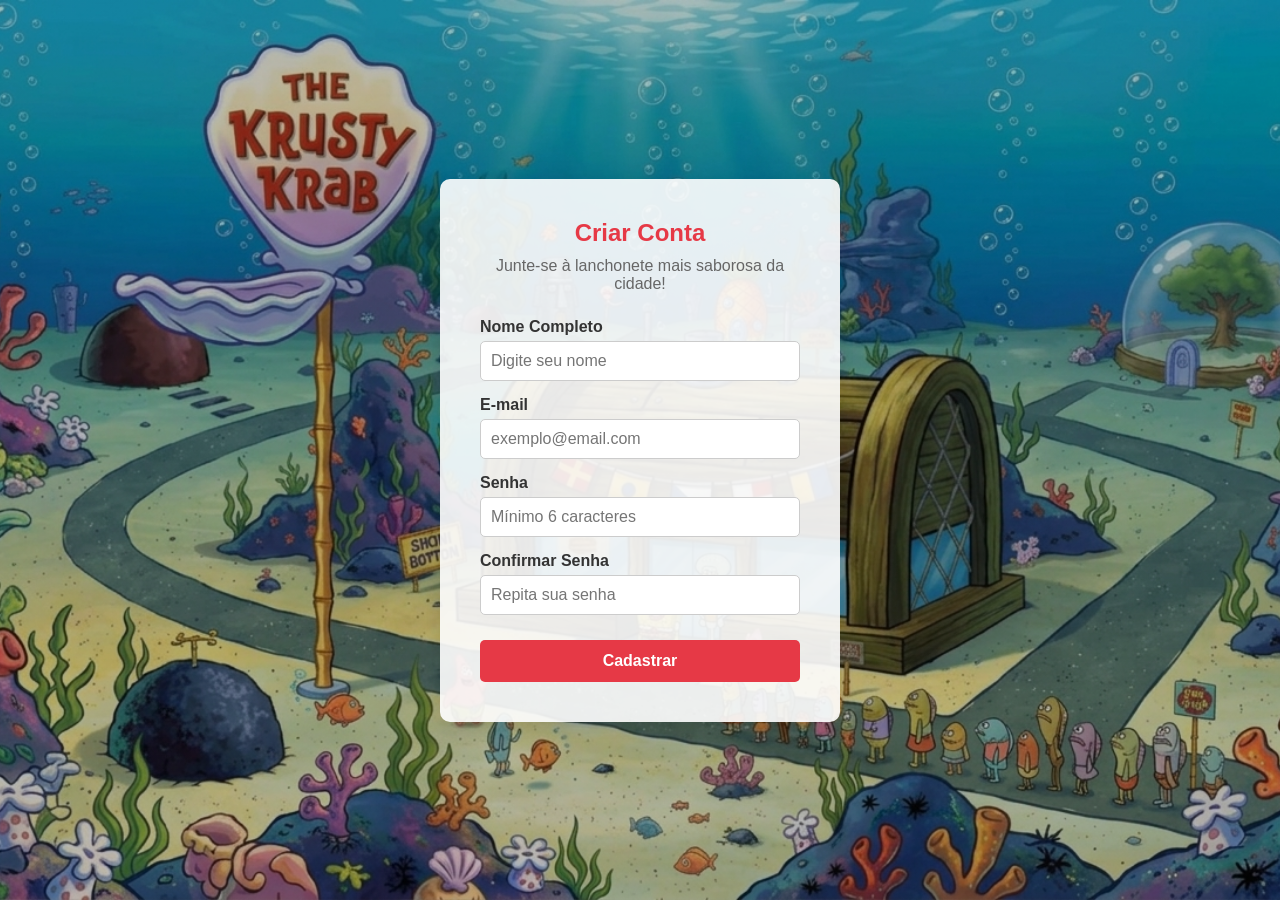
<file: index.html>
<!DOCTYPE html>
<html lang="pt-br">
<head>
    <meta charset="UTF-8">
    <meta name="viewport" content="width=device-width, initial-scale=1.0">
    <link rel="stylesheet" href="style.css">
    <script src="script.js" defer></script>
    <link rel="icon" href="img/siri-cascudo-logo.svg" type="image/svg+xml">

    <title>Siri Cascudo</title>
</head>
<body>

    <main class="container-login">
        <section class="card-login">
            <h1>Criar Conta</h1>
            <p>Junte-se à lanchonete mais saborosa da cidade!</p>
        
            <form id="form-cadastro">
                <div class="grupo-input">
                    <label for="nome">Nome Completo</label>
                    <input type="text" id="nome" required placeholder="Digite seu nome">
                </div>

                <div class="grupo-input">
                    <label for="email">E-mail</label>
                    <input type="email" id="email" required placeholder="exemplo@email.com">
                </div>

                <div class="grupo-input">
                    <label for="senha">Senha</label>
                    <input type="password" id="senha" required placeholder="Mínimo 6 caracteres">
                </div>

                <div class="grupo-input">
                    <label for="confirma-senha">Confirmar Senha</label>
                    <input type="password" id="confirma-senha" required placeholder="Repita sua senha">
                </div>

                <button type="submit">Cadastrar</button>
            </form>
        </section>
    </main>
    
</body>
</html>
</file>
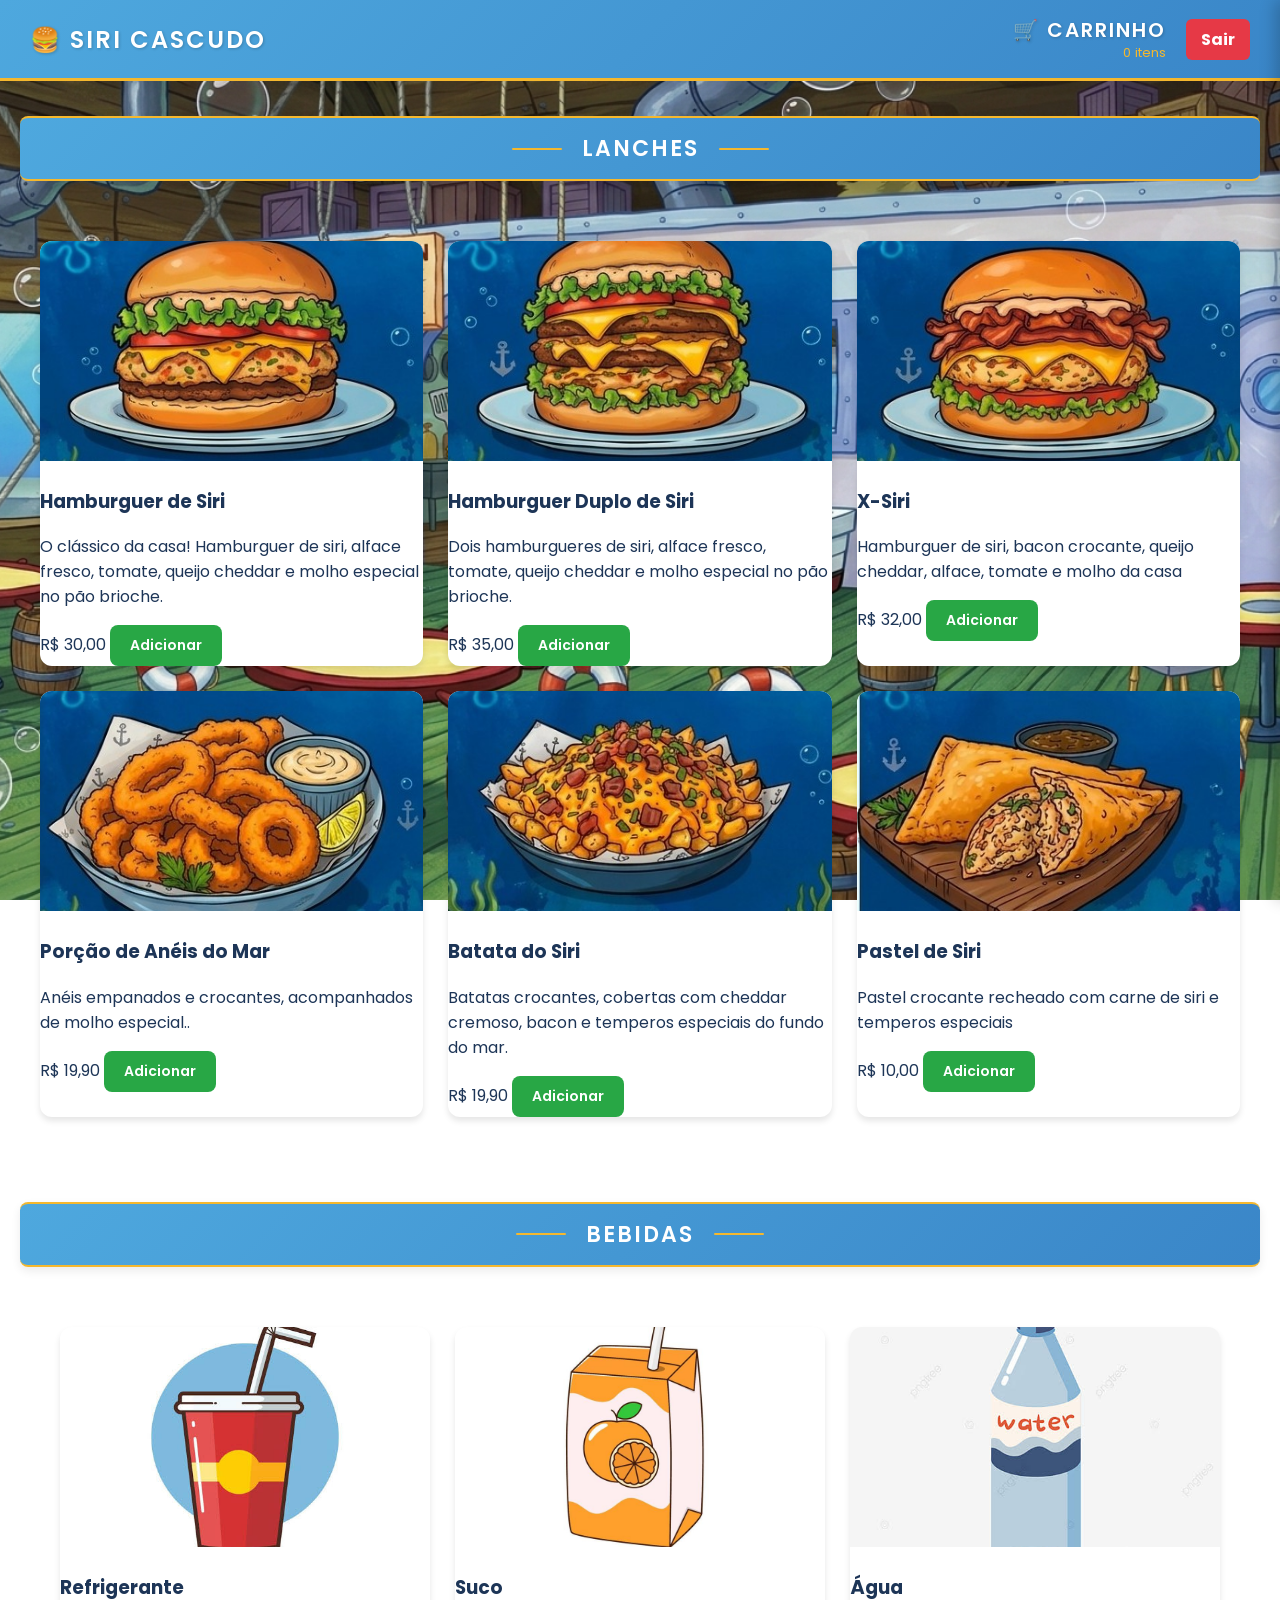
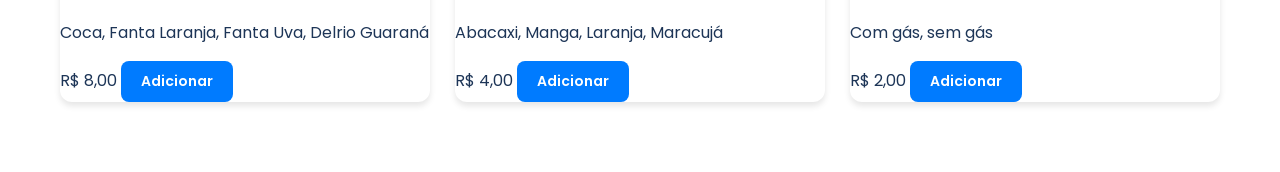
<file: cardapio.html>
<!DOCTYPE html>
<html lang="pt-br">
<head>
    <meta charset="UTF-8">
    <meta name="viewport" content="width=device-width, initial-scale=1.0">
    <link rel="stylesheet" href="estilos-cardapio.css">
    <title>Siri Cascudo</title>
</head>
<body>

<!-- Faixa Principal do Topo -->
<header class="cabecalho">
    <h1 class="cabecalho-titulo">🍔 Siri Cascudo</h1>

    <div class="cabecalho-acoes">
        <!-- Carrinho com as classes de apoio corretas -->
        <div class="info-carrinho" id="abrir-carrinho">
            <span class="texto-carrinho">🛒 Carrinho</span>
            <span class="contador-carrinho"><span id="contador-itens">0</span> itens</span>
        </div>

        <a href="index.html" class="btn-sair">Sair</a>
    </div>
</header>

<main>
    <!-- Faixa de Destaque: Lanches -->
    <div class="titulo-secao">
        <span></span>
        <h2>Lanches</h2>
        <span></span>
    </div>

    <section class="vitrine-grid">
        <article class="card-produto">
            <img src="img/hamburguer-de-siri.jpg" alt="Hamburguer de Siri" class="imagem-produto">
            <div class="conteudo-card">
                <h3>Hamburguer de Siri</h3>
                <p>O clássico da casa! Hamburguer de siri, alface fresco, tomate, queijo cheddar e molho especial no pão brioche.</p>
                <span class="preco-destaque">R$ 30,00</span>
                <button class="btn-adicionar">Adicionar</button>
            </div>
        </article>
        <article class="card-produto">
            <img src="img/hamburguer-duplo-de-siri.jpg" alt="Hamburguer Duplo de Siri" class="imagem-produto">
            <div class="conteudo-card">
                <h3>Hamburguer Duplo de Siri</h3>
                <p>Dois hamburgueres de siri, alface fresco, tomate, queijo cheddar e molho especial no pão brioche.</p>
                <span class="preco-destaque">R$ 35,00</span>
                <button class="btn-adicionar">Adicionar</button>
            </div>
        </article>
        <article class="card-produto">
            <img src="img/x-siri.jpg" alt="X-Siri" class="imagem-produto">
            <div class="conteudo-card">
                <h3>X-Siri</h3>
                <p>Hamburguer de siri, bacon crocante, queijo cheddar, alface, tomate e molho da casa</p>
                <span class="preco-destaque">R$ 32,00</span>
                <button class="btn-adicionar">Adicionar</button>
            </div>
        </article>
        <article class="card-produto">
            <img src="img/porcao-de-aneis-do-mar.jpg" alt="Porção de Anéis do Mar" class="imagem-produto">
            <div class="conteudo-card">
                <h3>Porção de Anéis do Mar</h3>
                <p>Anéis empanados e crocantes, acompanhados de molho especial..</p>
                <span class="preco-destaque">R$ 19,90</span>
                <button class="btn-adicionar">Adicionar</button>
            </div>
        </article>
        <article class="card-produto">
            <img src="img/batata-do-siri.jpg" alt="Batata do Siri" class="imagem-produto">
            <div class="conteudo-card">
                <h3>Batata do Siri</h3>
                <p>Batatas crocantes, cobertas com cheddar cremoso, bacon e temperos especiais do fundo do mar.</p>
                <span class="preco-destaque">R$ 19,90</span>
                <button class="btn-adicionar">Adicionar</button>
            </div>
        </article>
        <article class="card-produto">
            <img src="img/pastel-de-siri.jpg" alt="Pastel de Siri" class="imagem-produto">
            <div class="conteudo-card">
                <h3>Pastel de Siri</h3>
                <p>Pastel crocante recheado com carne de siri e temperos especiais</p>
                <span class="preco-destaque">R$ 10,00</span>
                <button class="btn-adicionar">Adicionar</button>
            </div>
        </article>
    </section>

    <!-- Faixa de Destaque: Bebidas -->
    <section class="secao-bebidas">
        <div class="titulo-secao">
            <span></span>
            <h2>Bebidas</h2>
            <span></span>
        </div>

        <div class="vitrine-grid">
            <article class="card-produto">
                <img src="img/refrigerante.jpg" alt="Refrigerante" class="imagem-produto">
                <div class="conteudo-card">
                    <h3>Refrigerante</h3>
                    <p>Coca, Fanta Laranja, Fanta Uva, Delrio Guaraná</p>
                    <span class="preco-destaque">R$ 8,00</span>
                    <button class="btn-adicionar btn-bebida">Adicionar</button>
                </div>
            </article>

            <article class="card-produto">
                <img src="img/suco.jpg" alt="Suco" class="imagem-produto">
                <div class="conteudo-card">
                    <h3>Suco</h3>
                    <p>Abacaxi, Manga, Laranja, Maracujá</p>
                    <span class="preco-destaque">R$ 4,00</span>
                    <button class="btn-adicionar btn-bebida">Adicionar</button>
                </div>
            </article>

            <article class="card-produto">
                <img src="img/agua.jpg" alt="Água" class="imagem-produto">
                <div class="conteudo-card">
                    <h3>Água</h3>
                    <p>Com gás, sem gás</p>
                    <span class="preco-destaque">R$ 2,00</span>
                    <button class="btn-adicionar btn-bebida">Adicionar</button>
                </div>
            </article>
        </div>
    </section>
</main>

<!-- O Carrinho Lateral -->
<aside id="sidebar-carrinho" class="carrinho-oculto">
    <div class="carrinho-cabecalho">
        <h2>Seu Pedido</h2>
        <button id="fechar-carrinho" class="btn-fechar">X</button>
    </div>
    
    <ul id="lista-carrinho" class="carrinho-itens"></ul>

    <div class="carrinho-rodape">
        <h3>Total: R$ <span id="valor-total">0,00</span></h3>
        <button class="btn-finalizar">Finalizar Compra</button>
    </div>
</aside>

<script src="interacoes.js"></script>

</body>
</html>
</file>
<file: style.css>
* {
    margin: 0;
    padding: 0;
    box-sizing: border-box;
    font-family: Arial, sans-serif;
}

/* Centralização com Flexbox */
.container-login {
    display: flex;
    justify-content: center;
    align-items: center;
    min-height: 100vh;
    background-color: #f4f4f9;

    /* Adicionando uma imagem de fundo para computadores */
    background-image: linear-gradient(rgba(0,0,0,0.25), rgba(0,0,0,0.25)), url('img/siri-cascudo-desktop.jpg');
    background-size: cover;
    background-position: center;
    background-repeat: no-repeat;
    
}

/* Estilização do Cartão */
.card-login {
    background-color: rgba(255, 255, 255, 0.9);
    padding: 40px;
    border-radius: 10px;
    box-shadow: 0 4px 15px rgba(0,0,0,0.1);
    width: 100%;
    max-width: 400px;

}

.card-login h1 {
    color: #e63946;
    text-align: center;
    margin-bottom: 10px;
}

.card-login p {
    text-align: center;
    color: #666;
    margin-bottom: 25px;
}

/* Organização dos Inputs */
.grupo-input {
    display: flex;
    flex-direction: column;
    margin-bottom: 15px;
}

label {
    margin-bottom: 5px;
    font-weight: bold;
    color: #333;
}

input {
    padding: 10px;
    border: 1px solid #ccc;
    border-radius: 5px;
    font-size: 16px;
}

button {
    width: 100%;
    padding: 12px;
    background-color: #e63946;
    color: white;
    border: none;
    border-radius: 5px;
    font-size: 16px;
    font-weight: bold;
    cursor: pointer;
    transition: background-color 0.3s;
    margin-top: 10px;
}

button:hover {
    background-color: #d62828;
}

/* Celulares */
@media (max-width: 768px) {
    .container-login {
        /* Fundo específico para celular */
        background-image: linear-gradient(rgba(0,0,0,0.25), rgba(0,0,0,0.25)), url("img/siri-cascudo-mobile.jpg");

        background-size: cover;
        background-position: center;
        background-repeat: no-repeat;
    }
}

/* Ajustes para telas pequenas */
@media (max-width: 480px) {
    .card-login {
        width: calc(100% - 30px);
        padding: 25px;
    }
}

/* Mensagem de erro da validação */
.erro {
color: red !important;
text-align: center;
margin-top: 10px;
margin-bottom: 0 !important;
font-size: 14px;
}
</file>
<file: estilos-cardapio.css>
@import url('https://fonts.googleapis.com/css2?family=Poppins:wght@400;600&display=swap');

:root {
    --cor-primaria: #e63946;
    --cor-fundo: #f1faee;
    --cor-texto: #1d3557;
    --cor-card: #ffffff;
    --sombra-padrao: 0 4px 6px rgba(0,0,0,0.1);
}

body {
    font-family: 'Poppins', sans-serif;
    color: var(--cor-texto);
    margin: 0;

    /* Imagem de fundo Desktop */
    background-image: url('img/cardapio-desktop.jpg');
    background-size: cover;          /* Cobre toda a área da tela */
    background-position: center;     /* Centraliza a imagem */
    background-repeat: no-repeat;    /* Não repete a imagem */
    background-attachment: fixed;    /* Mantém o fundo fixo ao rolar a página */
}

/* --- FAIXA PRINCIPAL (Cabeçalho do Site) --- */
.cabecalho {
    display: flex;
    justify-content: space-between;
    align-items: center;

    /* Azul suave e sutil */
    background: linear-gradient(135deg, #4ea8de, #3a86c8); 
    padding: 15px 30px;
    border-bottom: 3px solid #f5b82e;
    box-shadow: 0 4px 12px rgba(0, 0, 0, 0.08);

    position: sticky;
    top: 0;
    z-index: 900;
}

.cabecalho-titulo {
    color: #ffffff;
    font-size: 24px;
    font-weight: 600;
    margin: 0;
    text-transform: uppercase;
    letter-spacing: 2px;
    text-shadow: 1px 1px 3px rgba(0, 0, 0, 0.2);
}

.cabecalho-acoes {
    display: flex;
    align-items: center;
    gap: 20px;
}

/* Estilo do botão/área do carrinho no topo */
.info-carrinho {
    display: flex;
    flex-direction: column; /* Linha 1: CARRINHO | Linha 2: 0 itens */
    align-items: flex-end;   /* Alinha à direita */
    color: #ffffff;
    font-family: 'Poppins', sans-serif;
    cursor: pointer;
}

/* Texto do Carrinho na linha superior */
.texto-carrinho {
    color: #ffffff;
    font-size: 20px;
    font-weight: 600;
    text-transform: uppercase;
    letter-spacing: 2px;
    text-shadow: 1px 1px 3px rgba(0, 0, 0, 0.2);
}

/* Contador de itens na linha inferior */
.contador-carrinho {
    display: flex;
    gap: 4px;            /* Espaço entre o número e a palavra 'itens' */
    font-size: 13px;
    color: #f5b82e;      /* Amarelo de destaque */
    font-weight: 400;
    margin-top: -2px;
    white-space: nowrap; /* Trava '0 itens' na mesma linha */
}

.contador-carrinho span {
    display: inline;
}

/* Botão de Sair */
.btn-sair {
    color: white;
    text-decoration: none;
    font-weight: bold;
    background-color: #e63946;
    padding: 8px 15px;
    border-radius: 6px;
    transition: background-color 0.2s ease;
}

.btn-sair:hover { 
    background-color: #d62828; 
}

/* --- FAIXAS DE SEÇÃO (Lanches / Bebidas) --- */
.titulo-secao {
    display: flex;
    align-items: center;
    justify-content: center;
    gap: 20px;

    background: linear-gradient(135deg, #4ea8de, #3a86c8);
    padding: 14px 20px;
    margin: 35px auto 20px auto;
    max-width: 1200px;

    border-top: 2px solid #f5b82e;
    border-bottom: 2px solid #f5b82e;
    border-radius: 8px;

    box-shadow: 0 4px 10px rgba(0, 0, 0, 0.08);
}

.titulo-secao h2 {
    color: #ffffff;
    font-size: 22px;
    font-weight: 600;
    text-transform: uppercase;
    letter-spacing: 2px;
    margin: 0;
    white-space: nowrap;
}

.titulo-secao span {
    height: 2px;
    width: 50px;
    background-color: #f5b82e;
    border-radius: 4px;
}

/* --- VITRINE E CARDS --- */
.vitrine-grid {
    display: grid;
    grid-template-columns: repeat(3, 1fr);
    gap: 25px;
    padding: 40px;
    max-width: 1200px;
    margin: 0 auto;
}

.card-produto {
    background-color: var(--cor-card);
    border-radius: 12px;
    overflow: hidden;
    box-shadow: var(--sombra-padrao);
    transition: transform 0.3s ease;
}

.card-produto:hover {
    transform: translateY(-8px);
}

.imagem-produto {
    width: 100%;
    height: 220px;
    object-fit: cover;
}

/* Seção de bebidas */
.secao-bebidas {
    padding: 10px 20px 30px 20px;
}

.secao-bebidas .vitrine-grid {
    display: grid;
    grid-template-columns: repeat(auto-fit, minmax(250px, 1fr));
    gap: 25px;
    max-width: 1200px;
    margin: 0 auto;
}

/* Botões dos produtos */
.btn-adicionar {
    background-color: #28a745;
    color: white;
    border: none;
    padding: 10px 20px;
    border-radius: 8px;
    font-family: 'Poppins', sans-serif;
    font-size: 14px;
    font-weight: 600;
    cursor: pointer;
    transition: background-color 0.3s ease;
}

.btn-adicionar:hover {
    background-color: #218838;
}

.btn-adicionar.btn-bebida {
    background-color: #007bff;
}

.btn-adicionar.btn-bebida:hover {
    background-color: #0056b3;
}

/* --- CARRINHO LATERAL (SIDEBAR) --- */
#sidebar-carrinho {
    position: fixed;
    top: 0;
    right: 0;
    width: 350px;
    height: 100vh;
    background-color: var(--cor-card);
    box-shadow: -5px 0 15px rgba(0,0,0,0.2);
    z-index: 1000;

    display: flex;
    flex-direction: column;
    transition: transform 0.4s ease-in-out;
}

.carrinho-oculto {
    transform: translateX(100%);
}

.carrinho-aberto {
    transform: translateX(0);
}

.carrinho-cabecalho {
    display: flex;
    justify-content: space-between;
    align-items: center;
    padding: 20px;
    background-color: #3a86c8;
    color: white;
}

.btn-fechar {
    background: transparent;
    color: white;
    border: none;
    font-size: 1.5rem;
    font-weight: bold;
    cursor: pointer;
}

.carrinho-itens {
    padding: 20px;
    list-style: none;
    flex-grow: 1;
    overflow-y: auto;
}

.carrinho-itens li {
    padding: 15px 0;
    border-bottom: 1px solid #eee;
    color: var(--cor-texto);
    font-weight: 600;
}

.carrinho-rodape {
    padding: 20px;
    border-top: 2px solid #eee;
}

.btn-finalizar {
    width: 100%;
    padding: 15px;
    background-color: #15803d;
    color: white;
    border: none;
    border-radius: 6px;
    font-size: 1.1rem;
    font-weight: bold;
    cursor: pointer;
    margin-top: 15px;
}

/* ==========================================
   RESPONSIVIDADE (MOBILE)
   ========================================== */

@media (max-width: 768px) {
    body {
        background-image: url('img/cardapio-mobile.jpg');
        background-attachment: scroll;
    }

    .cabecalho {
        flex-direction: column; 
        gap: 15px;
        text-align: center;
    }

    .cabecalho-acoes {
        align-items: center;
    }

    .info-carrinho {
        align-items: center;
    }

    .vitrine-grid {
        grid-template-columns: 1fr; 
        padding: 0 15px; 
    }

    #sidebar-carrinho {
        width: 100%; 
    }
}

@media (max-width: 480px) {
    .titulo-secao {
        gap: 12px;
        padding: 12px 10px;
    }

    .titulo-secao h2 {
        font-size: 18px;
        letter-spacing: 1px;
    }

    .titulo-secao span {
        width: 30px;
    }
}
</file>
